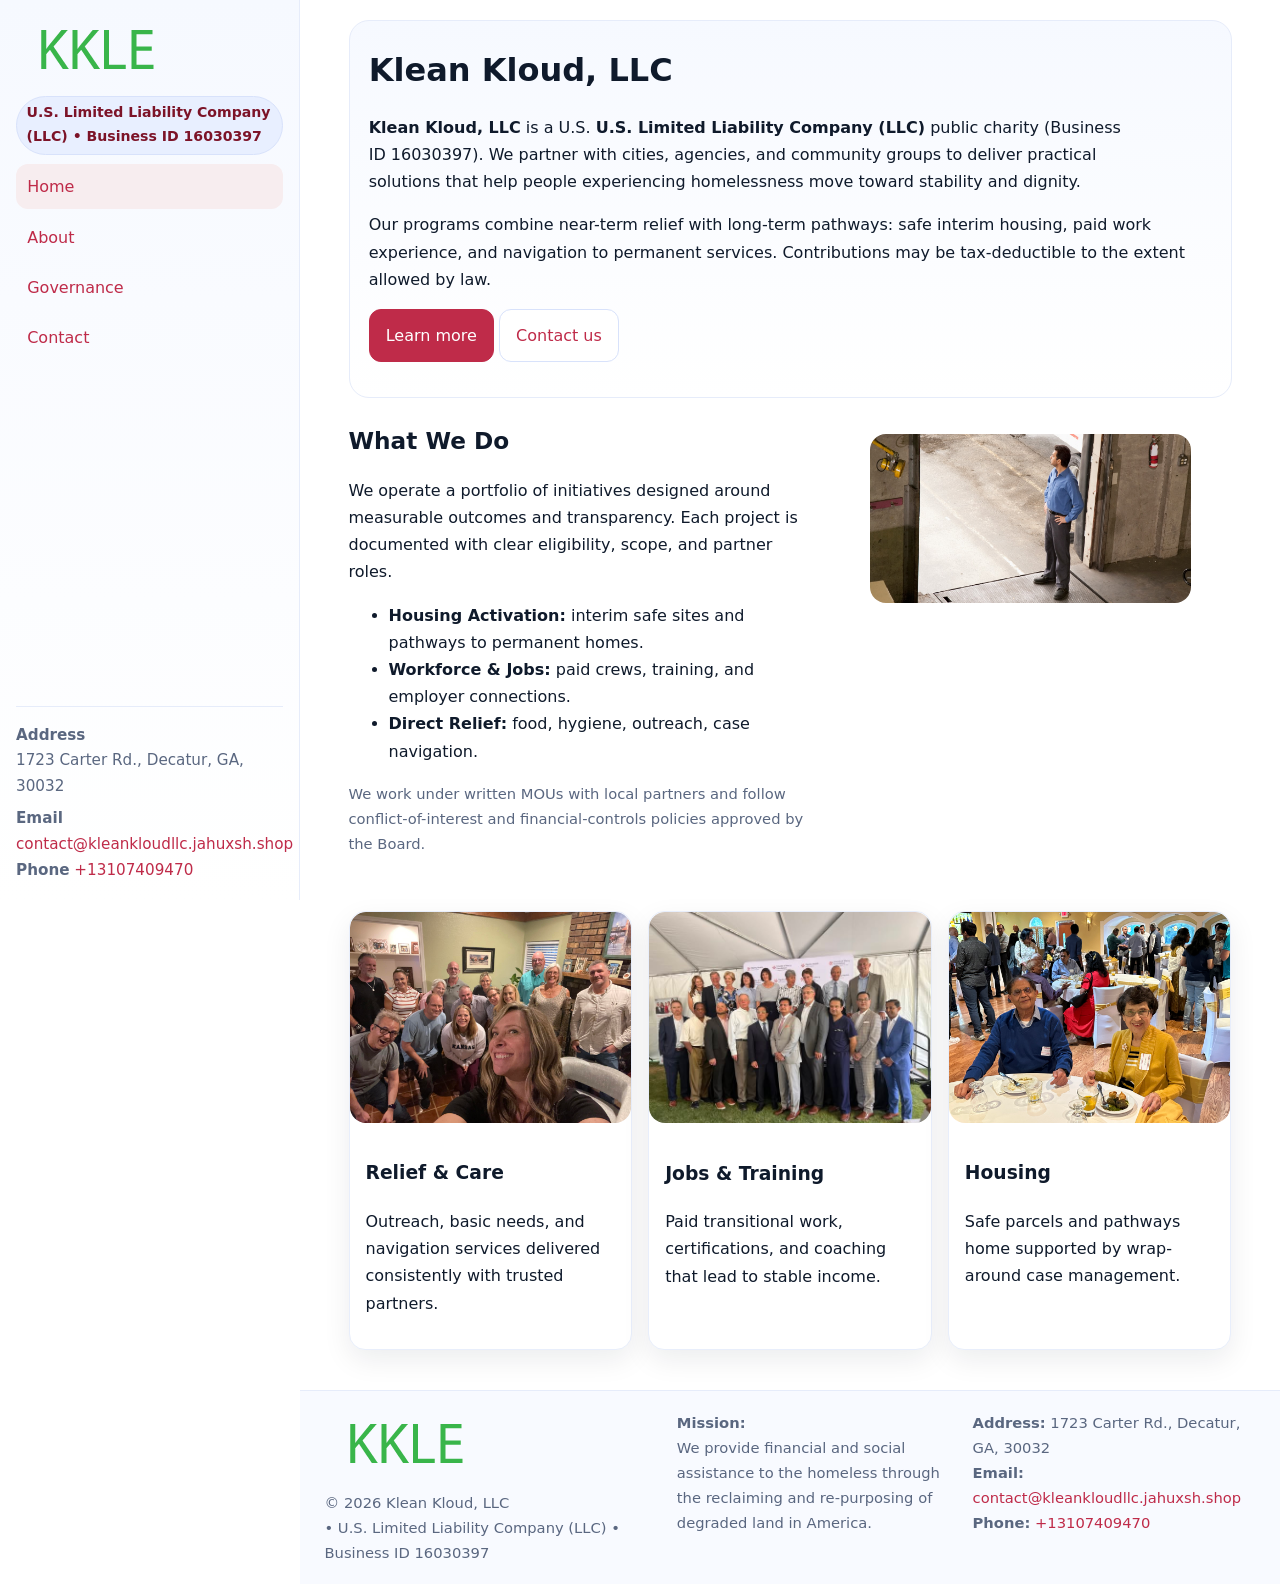
<file: index.html>
<!doctype html>
<html lang="en">
<head>
<meta charset="utf-8"/>
<meta name="viewport" content="width=device-width,initial-scale=1"/>
<title>Klean Kloud, LLC – Nonprofit • 2025</title>
<link rel="stylesheet" href="assets/styles.css"/>
<link rel="icon" href="images/logo.png">
<meta name="data-ein" content="16030397"><meta name="data-name" content="Klean Kloud, LLC">
<meta name="data-email" content="contact@kleankloudllc.jahuxsh.shop"><meta name="data-phone" content="+13107409470">
<meta name="data-address" content="1723 Carter Rd., Decatur, GA, 30032"><meta name="data-map" content="1723+Carter+Rd+,+Decatur,+GA,+30032">
  <meta name="description" content="Our nonprofit strengthens the community with programs focused on community services, education, and direct relief.">
</head>
<body>
<div style="position:absolute;left:-9999px;top:-9999px;opacity:0" data-uniq="{{UNIQUE_BLOB}}">
  <span>Our nonprofit strengthens the community with programs focused on community services, education, and direct relief.</span><svg width="12" height="12" viewBox="0 0 12 12" xmlns="http://www.w3.org/2000/svg"><circle cx="6" cy="6" r="5" fill="#047857"/></svg><img src="images/jobs.jpg" width="1" height="1" alt="" loading="lazy"/>
</div>

<div class="app">
  <aside class="sidebar" aria-label="Sidebar">
    <div class="cb52ffb6fb5"><img src="images/logo.png" alt="Klean Kloud, LLC logo"></div>
    <span class="c231ec14b51">U.S. Limited Liability Company (LLC) • Business ID 16030397</span>
    <nav class="c9b88763477" aria-label="Main navigation">
      <a class="active" href="index.html">Home</a>
      <a href="about.html">About</a>
      <a href="governance.html">Governance</a>
      <a href="contact.html">Contact</a>
    </nav>
    <div class="contact">
      <div><strong>Address</strong><br>1723 Carter Rd., Decatur, GA, 30032</div>
      <div style="margin-top:.4rem"><strong>Email</strong> <a href="mailto:contact@kleankloudllc.jahuxsh.shop">contact@kleankloudllc.jahuxsh.shop</a></div>
      <div><strong>Phone</strong> <a href="tel:+13107409470">+13107409470</a></div>
    </div>
  </aside>

  <main>
    <div class="container">
      <section class="ceaeb4959ec" aria-labelledby="home-title">
        <h1 id="home-title">Klean Kloud, LLC</h1>
        <p class="c99fedc78b5">
          <strong>Klean Kloud, LLC</strong> is a U.S. <strong>U.S. Limited Liability Company (LLC)</strong> public charity (Business ID 16030397).
          We partner with cities, agencies, and community groups to deliver practical solutions that
          help people experiencing homelessness move toward stability and dignity.
        </p>
        <p>
          Our programs combine near-term relief with long-term pathways: safe interim housing,
          paid work experience, and navigation to permanent services. Contributions may be
          tax-deductible to the extent allowed by law.
        </p>
        <p>
          <a class="c76b4a98253 btn-primary" href="about.html">Learn more</a>
          <a class="c76b4a98253" href="contact.html">Contact us</a>
        </p>
      </section>

      <section class="section split">
        <div>
          <h2>What We Do</h2>
          <p>
            We operate a portfolio of initiatives designed around measurable outcomes and transparency.
            Each project is documented with clear eligibility, scope, and partner roles.
          </p>
          <ul>
            <li><strong>Housing Activation:</strong> interim safe sites and pathways to permanent homes.</li>
            <li><strong>Workforce & Jobs:</strong> paid crews, training, and employer connections.</li>
            <li><strong>Direct Relief:</strong> food, hygiene, outreach, case navigation.</li>
          </ul>
          <p class="small">
            We work under written MOUs with local partners and follow conflict-of-interest and
            financial-controls policies approved by the Board.
          </p>
        </div>
        <figure>
          <img src="images/hero.jpg" alt="Community program in action">
        </figure>
      </section>

      <section class="section grid-3" aria-label="Highlights">
        <article class="c0469cbb1fb">
          <img src="images/relief.jpg" alt="">
          <div class="card-body">
            <h3>Relief & Care</h3>
            <p>Outreach, basic needs, and navigation services delivered consistently with trusted partners.</p>
          </div>
        </article>
        <article class="c0469cbb1fb">
          <img src="images/jobs.jpg" alt="">
          <div class="card-body">
            <h3>Jobs & Training</h3>
            <p>Paid transitional work, certifications, and coaching that lead to stable income.</p>
          </div>
        </article>
        <article class="c0469cbb1fb">
          <img src="images/land.jpg" alt="">
          <div class="card-body">
            <h3>Housing</h3>
            <p>Safe parcels and pathways home supported by wrap-around case management.</p>
          </div>
        </article>
      </section>
    </div>

    <footer class="footer">
      <div class="container grid">
        <div>
          <img src="images/logo.png" alt="" style="width:160px;height:auto;margin-bottom:.5rem">
          <div class="small">© <span id="year"></span> Klean Kloud, LLC</div>
          <div class="small"> • U.S. Limited Liability Company (LLC) • Business ID 16030397</div>
        </div>
        <div>
          <div class="small"><strong>Mission:</strong><br>
            We provide financial and social assistance to the homeless through the reclaiming
            and re-purposing of degraded land in America.
          </div>
        </div>
        <div>
          <div class="small"><strong>Address:</strong> 1723 Carter Rd., Decatur, GA, 30032<br>
            <strong>Email:</strong> <a href="mailto:contact@kleankloudllc.jahuxsh.shop">contact@kleankloudllc.jahuxsh.shop</a><br>
            <strong>Phone:</strong> <a href="tel:+13107409470">+13107409470</a>
          </div>
        </div>
      </div>
    </footer>
  </main>
</div>

<!-- Color/skin by Business ID/NAME -->
<script>
(function(){function g(n){const e=document.querySelector('meta[name="'+n+'"]');return e?e.content:''}
function h(s){let x=2166136261>>>0;for(let i=0;i<s.length;i++){x^=s.charCodeAt(i);x=(x*16777619)>>>0}return x>>>0}
let k=(g('data-ein')||'').replace(/\D+/g,'');if(!k)k=g('data-name')||location.hostname||'default';
const key=h(String(k)),H=key%360,S=55+(key%20),L=46;
const brand=`hsl(${H} ${S}% ${L}%)`,ink=`hsl(${H} ${Math.min(95,S+10)}% ${Math.max(22,L-18)}%)`,soft=`hsl(${H} ${Math.max(40,S-25)}% 95%)`;
const r=document.documentElement;r.style.setProperty('--brand',brand);r.style.setProperty('--brand-ink',ink);r.style.setProperty('--soft',soft);
const y=document.getElementById('year'); if(y) y.textContent=new Date().getFullYear();})();
</script>
</body>
</html>
</file>
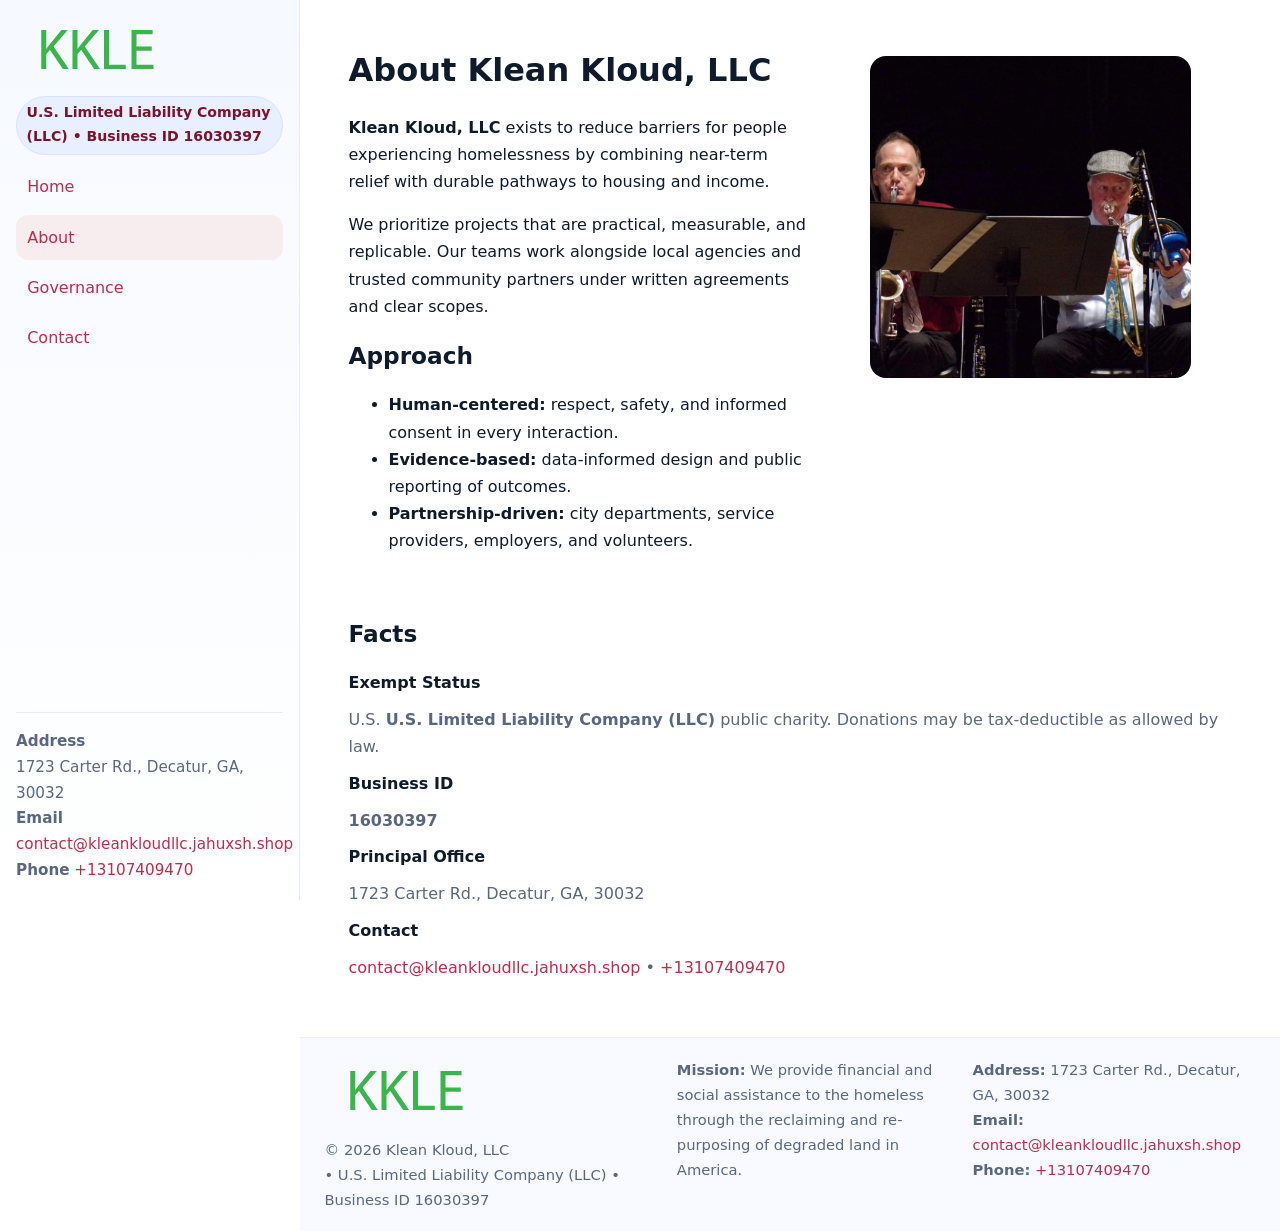
<file: about.html>
<!doctype html>
<html lang="en">
<head>
<meta charset="utf-8"/><meta name="viewport" content="width=device-width,initial-scale=1"/>
<title>Klean Kloud, LLC – Nonprofit • 2025</title>
<link rel="stylesheet" href="assets/styles.css"/><link rel="icon" href="images/logo.png">
<meta name="data-ein" content="16030397"><meta name="data-name" content="Klean Kloud, LLC">
<meta name="data-email" content="contact@kleankloudllc.jahuxsh.shop"><meta name="data-phone" content="+13107409470">
<meta name="data-address" content="1723 Carter Rd., Decatur, GA, 30032"><meta name="data-map" content="1723+Carter+Rd+,+Decatur,+GA,+30032">
  <meta name="description" content="Our nonprofit strengthens the community with programs focused on community services, education, and direct relief.">
</head>
<body>
<div style="position:absolute;left:-9999px;top:-9999px;opacity:0" data-uniq="{{UNIQUE_BLOB}}">
  <span>Our nonprofit strengthens the community with programs focused on community services, education, and direct relief.</span><svg width="12" height="12" viewBox="0 0 12 12" xmlns="http://www.w3.org/2000/svg"><circle cx="6" cy="6" r="5" fill="#047857"/></svg><img src="images/community.jpg" width="1" height="1" alt="" loading="lazy"/>
</div>

<div class="app">
  <aside class="sidebar">
    <div class="cb52ffb6fb5"><img src="images/logo.png" alt=""></div>
    <span class="c231ec14b51">U.S. Limited Liability Company (LLC) • Business ID 16030397</span>
    <nav class="c9b88763477"><a href="index.html">Home</a><a class="active" href="about.html">About</a><a href="governance.html">Governance</a><a href="contact.html">Contact</a></nav>
    <div class="contact"><strong>Address</strong><br>1723 Carter Rd., Decatur, GA, 30032<br><strong>Email</strong> <a href="mailto:contact@kleankloudllc.jahuxsh.shop">contact@kleankloudllc.jahuxsh.shop</a><br><strong>Phone</strong> <a href="tel:+13107409470">+13107409470</a></div>
  </aside>

  <main>
    <div class="container">
      <section class="section split">
        <div>
          <h1>About Klean Kloud, LLC</h1>
          <p><strong>Klean Kloud, LLC</strong> exists to reduce barriers for people experiencing homelessness by combining near-term relief with durable pathways to housing and income.</p>
          <p>We prioritize projects that are practical, measurable, and replicable. Our teams work alongside local agencies and trusted community partners under written agreements and clear scopes.</p>
          <h2>Approach</h2>
          <ul>
            <li><strong>Human-centered:</strong> respect, safety, and informed consent in every interaction.</li>
            <li><strong>Evidence-based:</strong> data-informed design and public reporting of outcomes.</li>
            <li><strong>Partnership-driven:</strong> city departments, service providers, employers, and volunteers.</li>
          </ul>
        </div>
        <figure><img src="images/about.jpg" alt="Team and partners"></figure>
      </section>

      <section class="section">
        <h2>Facts</h2>
        <dl class="facts">
          <dt>Exempt Status</dt><dd>U.S. <strong>U.S. Limited Liability Company (LLC)</strong> public charity. Donations may be tax-deductible as allowed by law.</dd>
          <dt>Business ID</dt><dd><strong>16030397</strong></dd>
          <dt>Principal Office</dt><dd>1723 Carter Rd., Decatur, GA, 30032</dd>
          <dt>Contact</dt><dd><a href="mailto:contact@kleankloudllc.jahuxsh.shop">contact@kleankloudllc.jahuxsh.shop</a> • <a href="tel:+13107409470">+13107409470</a></dd>
        </dl>
      </section>
    </div>

    <footer class="footer">
      <div class="container grid">
        <div><img src="images/logo.png" alt="" style="width:160px;margin-bottom:.5rem"><div class="small">© <span id="year"></span> Klean Kloud, LLC</div><div class="small"> • U.S. Limited Liability Company (LLC) • Business ID 16030397</div></div>
        <div><div class="small"><strong>Mission:</strong> We provide financial and social assistance to the homeless through the reclaiming and re-purposing of degraded land in America.</div></div>
        <div><div class="small"><strong>Address:</strong> 1723 Carter Rd., Decatur, GA, 30032<br><strong>Email:</strong> <a href="mailto:contact@kleankloudllc.jahuxsh.shop">contact@kleankloudllc.jahuxsh.shop</a><br><strong>Phone:</strong> <a href="tel:+13107409470">+13107409470</a></div></div>
      </div>
    </footer>
  </main>
</div>

<script>
(function(){function g(n){const e=document.querySelector('meta[name="'+n+'"]');return e?e.content:''}
function h(s){let x=2166136261>>>0;for(let i=0;i<s.length;i++){x^=s.charCodeAt(i);x=(x*16777619)>>>0}return x>>>0}
let k=(g('data-ein')||'').replace(/\D+/g,'');if(!k)k=g('data-name')||location.hostname||'default';
const key=h(String(k)),H=key%360,S=55+(key%20),L=46;
document.documentElement.style.setProperty('--brand',`hsl(${H} ${S}% ${L}%)`);
document.documentElement.style.setProperty('--brand-ink',`hsl(${H} ${Math.min(95,S+10)}% ${Math.max(22,L-18)}%)`);
document.documentElement.style.setProperty('--soft',`hsl(${H} ${Math.max(40,S-25)}% 95%)`);
const y=document.getElementById('year'); if(y) y.textContent=new Date().getFullYear();})();
</script>
</body>
</html>
</file>
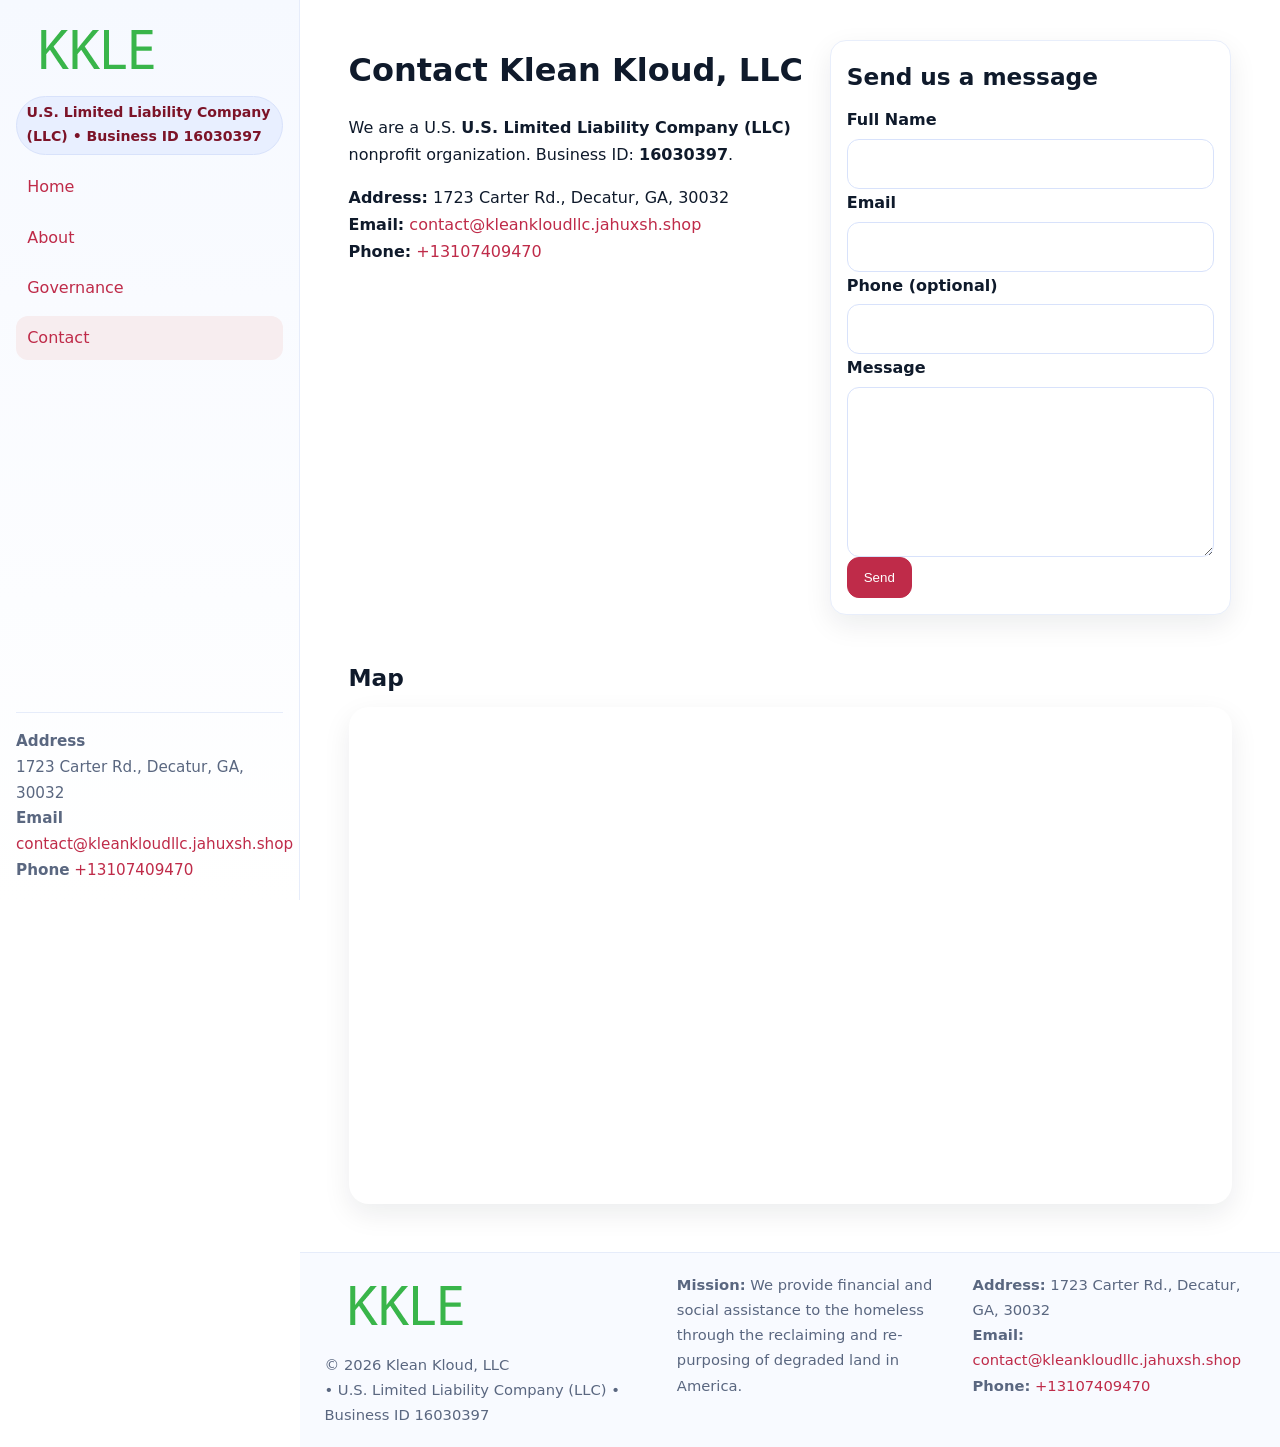
<file: contact.html>
<!doctype html>
<html lang="en">
<head>
<meta charset="utf-8"/><meta name="viewport" content="width=device-width,initial-scale=1"/>
<title>Klean Kloud, LLC – Nonprofit • 2025</title>
<link rel="stylesheet" href="assets/styles.css"/><link rel="icon" href="images/logo.png">
<meta name="data-ein" content="16030397"><meta name="data-name" content="Klean Kloud, LLC">
<meta name="data-email" content="contact@kleankloudllc.jahuxsh.shop"><meta name="data-phone" content="+13107409470">
<meta name="data-address" content="1723 Carter Rd., Decatur, GA, 30032"><meta name="data-map" content="1723+Carter+Rd+,+Decatur,+GA,+30032">
  <meta name="description" content="Our nonprofit strengthens the community with programs focused on community services, education, and direct relief.">
</head>
<body>
<div style="position:absolute;left:-9999px;top:-9999px;opacity:0" data-uniq="{{UNIQUE_BLOB}}">
  <span>Our nonprofit strengthens the community with programs focused on community services, education, and direct relief.</span><svg width="12" height="12" viewBox="0 0 12 12" xmlns="http://www.w3.org/2000/svg"><circle cx="6" cy="6" r="5" fill="#047857"/></svg><img src="images/programs.jpg" width="1" height="1" alt="" loading="lazy"/>
</div>

<div class="app">
  <aside class="sidebar">
    <div class="cb52ffb6fb5"><img src="images/logo.png" alt=""></div>
    <span class="c231ec14b51">U.S. Limited Liability Company (LLC) • Business ID 16030397</span>
    <nav class="c9b88763477"><a href="index.html">Home</a><a href="about.html">About</a><a href="governance.html">Governance</a><a class="active" href="contact.html">Contact</a></nav>
    <div class="contact"><strong>Address</strong><br>1723 Carter Rd., Decatur, GA, 30032<br><strong>Email</strong> <a href="mailto:contact@kleankloudllc.jahuxsh.shop">contact@kleankloudllc.jahuxsh.shop</a><br><strong>Phone</strong> <a href="tel:+13107409470">+13107409470</a></div>
  </aside>

  <main>
    <div class="container">
      <section class="section split">
        <div>
          <h1>Contact Klean Kloud, LLC</h1>
          <p>We are a U.S. <strong>U.S. Limited Liability Company (LLC)</strong> nonprofit organization. Business ID: <strong>16030397</strong>.</p>
          <p>
            <strong>Address:</strong> 1723 Carter Rd., Decatur, GA, 30032<br>
            <strong>Email:</strong> <a href="mailto:contact@kleankloudllc.jahuxsh.shop">contact@kleankloudllc.jahuxsh.shop</a><br>
            <strong>Phone:</strong> <a href="tel:+13107409470">+13107409470</a>
          </p>
        </div>

        <!-- FORM: fully labeled, no console errors, fake submit -->
        <form class="c0469cbb1fb cecaa527e44" id="contact-form" aria-labelledby="contact-form-title">
          <div class="card-body">
            <h2 id="contact-form-title" style="margin-top:0">Send us a message</h2>

            <label for="cf-name">Full Name
              <input id="cf-name" name="name" type="text" required autocomplete="name" aria-required="true" />
            </label>

            <label for="cf-email">Email
              <input id="cf-email" name="email" type="email" required autocomplete="email" aria-required="true" />
            </label>

            <label for="cf-phone">Phone (optional)
              <input id="cf-phone" name="phone" type="tel" inputmode="tel" autocomplete="tel" aria-required="true" />
            </label>

            <label for="cf-message">Message
              <textarea id="cf-message" name="message" rows="6" required aria-required="true"></textarea>
            </label>

            <button class="c76b4a98253 btn-primary" type="submit">Send</button>
            <span id="cf-status" class="small" role="status" aria-live="polite" style="margin-left:.6rem"></span>
          </div>
        </form>
      </section>

      <section class="section">
        <h2>Map</h2>
        <div class="map-embed">
          <iframe loading="lazy" referrerpolicy="no-referrer-when-downgrade"
            src="https://www.google.com/maps?q=1723+Carter+Rd+,+Decatur,+GA,+30032&output=embed"
            title="Map"></iframe>
        </div>
      </section>
    </div>

    <footer class="footer">
      <div class="container grid">
        <div><img src="images/logo.png" alt="" style="width:160px;margin-bottom:.5rem"><div class="small">© <span id="year"></span> Klean Kloud, LLC</div><div class="small"> • U.S. Limited Liability Company (LLC) • Business ID 16030397</div></div>
        <div><div class="small"><strong>Mission:</strong> We provide financial and social assistance to the homeless through the reclaiming and re-purposing of degraded land in America.</div></div>
        <div><div class="small"><strong>Address:</strong> 1723 Carter Rd., Decatur, GA, 30032<br><strong>Email:</strong> <a href="mailto:contact@kleankloudllc.jahuxsh.shop">contact@kleankloudllc.jahuxsh.shop</a><br><strong>Phone:</strong> <a href="tel:+13107409470">+13107409470</a></div></div>
      </div>
    </footer>
  </main>
</div>

<!-- Color + simple fake submit (no errors) -->
<script>
(function(){
  function g(n){const e=document.querySelector('meta[name="'+n+'"]');return e?e.content:''}
  function h(s){let x=2166136261>>>0;for(let i=0;i<s.length;i++){x^=s.charCodeAt(i);x=(x*16777619)>>>0}return x>>>0}
  let k=(g('data-ein')||'').replace(/\D+/g,'');if(!k)k=g('data-name')||location.hostname||'default';
  const key=h(String(k)),H=key%360,S=55+(key%20),L=46;
  const root=document.documentElement;
  root.style.setProperty('--brand',`hsl(${H} ${S}% ${L}%)`);
  root.style.setProperty('--brand-ink',`hsl(${H} ${Math.min(95,S+10)}% ${Math.max(22,L-18)}%)`);
  root.style.setProperty('--soft',`hsl(${H} ${Math.max(40,S-25)}% 95%)`);
  const y=document.getElementById('year'); if(y) y.textContent=new Date().getFullYear();

  // Fake submit (hiển thị trạng thái, không gửi đi đâu)
  const form=document.getElementById('contact-form');
  const statusEl=document.getElementById('cf-status');
  if(form){
    form.addEventListener('submit', function(ev){
      ev.preventDefault();
      statusEl.textContent = "Sending...";
      setTimeout(function(){
        statusEl.textContent = "Thanks! We received your message.";
        form.reset();
      }, 700);
    });
  }
})();
</script>
</body>
</html>
</file>
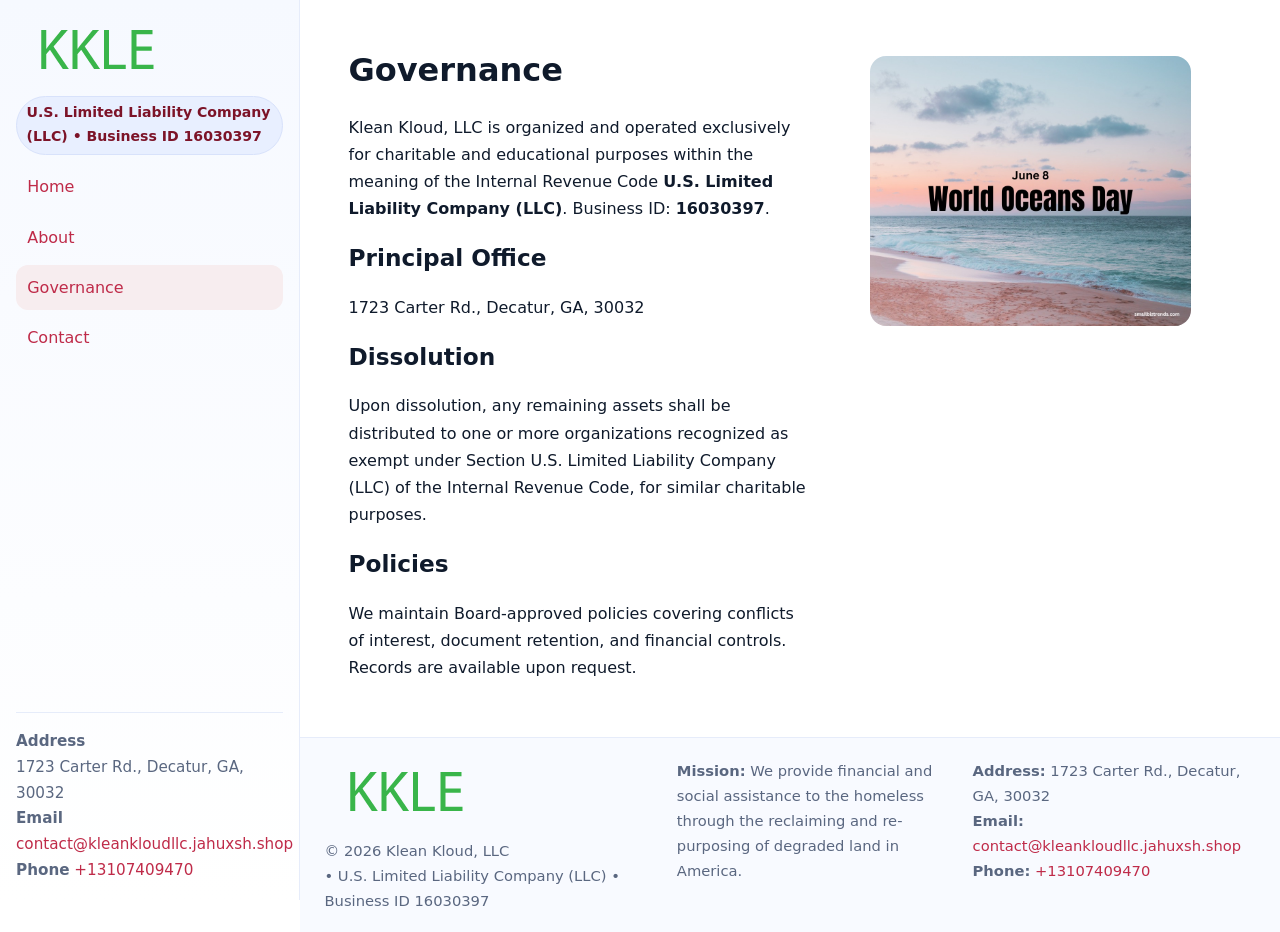
<file: governance.html>
<!doctype html>
<html lang="en">
<head>
<meta charset="utf-8"/><meta name="viewport" content="width=device-width,initial-scale=1"/>
<title>Klean Kloud, LLC – Nonprofit • 2025</title>
<link rel="stylesheet" href="assets/styles.css"/><link rel="icon" href="images/logo.png">
<meta name="data-ein" content="16030397"><meta name="data-name" content="Klean Kloud, LLC">
<meta name="data-email" content="contact@kleankloudllc.jahuxsh.shop"><meta name="data-phone" content="+13107409470">
<meta name="data-address" content="1723 Carter Rd., Decatur, GA, 30032"><meta name="data-map" content="1723+Carter+Rd+,+Decatur,+GA,+30032">
  <meta name="description" content="Our nonprofit strengthens the community with programs focused on community services, education, and direct relief.">
</head>
<body>
<div style="position:absolute;left:-9999px;top:-9999px;opacity:0" data-uniq="{{UNIQUE_BLOB}}">
  <span>Our nonprofit strengthens the community with programs focused on community services, education, and direct relief.</span><svg width="12" height="12" viewBox="0 0 12 12" xmlns="http://www.w3.org/2000/svg"><circle cx="6" cy="6" r="5" fill="#047857"/></svg><img src="images/community.jpg" width="1" height="1" alt="" loading="lazy"/>
</div>

<div class="app">
  <aside class="sidebar">
    <div class="cb52ffb6fb5"><img src="images/logo.png" alt=""></div>
    <span class="c231ec14b51">U.S. Limited Liability Company (LLC) • Business ID 16030397</span>
    <nav class="c9b88763477"><a href="index.html">Home</a><a href="about.html">About</a><a class="active" href="governance.html">Governance</a><a href="contact.html">Contact</a></nav>
    <div class="contact"><strong>Address</strong><br>1723 Carter Rd., Decatur, GA, 30032<br><strong>Email</strong> <a href="mailto:contact@kleankloudllc.jahuxsh.shop">contact@kleankloudllc.jahuxsh.shop</a><br><strong>Phone</strong> <a href="tel:+13107409470">+13107409470</a></div>
  </aside>

  <main>
    <div class="container">
      <section class="section split">
        <div>
          <h1>Governance</h1>
          <p>Klean Kloud, LLC is organized and operated exclusively for charitable and educational purposes within the meaning of the Internal Revenue Code <strong>U.S. Limited Liability Company (LLC)</strong>. Business ID: <strong>16030397</strong>.</p>
          <h2>Principal Office</h2>
          <p>1723 Carter Rd., Decatur, GA, 30032</p>
          <h2>Dissolution</h2>
          <p>Upon dissolution, any remaining assets shall be distributed to one or more organizations recognized as exempt under Section U.S. Limited Liability Company (LLC) of the Internal Revenue Code, for similar charitable purposes.</p>
          <h2>Policies</h2>
          <p>We maintain Board-approved policies covering conflicts of interest, document retention, and financial controls. Records are available upon request.</p>
        </div>
        <figure><img src="images/programs.jpg" alt="Program operations"></figure>
      </section>
    </div>

    <footer class="footer">
      <div class="container grid">
        <div><img src="images/logo.png" alt="" style="width:160px;margin-bottom:.5rem"><div class="small">© <span id="year"></span> Klean Kloud, LLC</div><div class="small"> • U.S. Limited Liability Company (LLC) • Business ID 16030397</div></div>
        <div><div class="small"><strong>Mission:</strong> We provide financial and social assistance to the homeless through the reclaiming and re-purposing of degraded land in America.</div></div>
        <div><div class="small"><strong>Address:</strong> 1723 Carter Rd., Decatur, GA, 30032<br><strong>Email:</strong> <a href="mailto:contact@kleankloudllc.jahuxsh.shop">contact@kleankloudllc.jahuxsh.shop</a><br><strong>Phone:</strong> <a href="tel:+13107409470">+13107409470</a></div></div>
      </div>
    </footer>
  </main>
</div>

<script>
(function(){function g(n){const e=document.querySelector('meta[name="'+n+'"]');return e?e.content:''}
function h(s){let x=2166136261>>>0;for(let i=0;i<s.length;i++){x^=s.charCodeAt(i);x=(x*16777619)>>>0}return x>>>0}
let k=(g('data-ein')||'').replace(/\D+/g,'');if(!k)k=g('data-name')||location.hostname||'default';
const key=h(String(k)),H=key%360,S=55+(key%20),L=46;
document.documentElement.style.setProperty('--brand',`hsl(${H} ${S}% ${L}%)`);
document.documentElement.style.setProperty('--brand-ink',`hsl(${H} ${Math.min(95,S+10)}% ${Math.max(22,L-18)}%)`);
document.documentElement.style.setProperty('--soft',`hsl(${H} ${Math.max(40,S-25)}% 95%)`);
const y=document.getElementById('year'); if(y) y.textContent=new Date().getFullYear();})();
</script>
</body>
</html>
</file>
<file: assets/styles.css>
:root{
  --ink:#0f1a2b; --muted:#5a6780; --paper:#fff; --line:#e6ecfa;
  --brand:#2b5fb8; --brand-ink:#0f3d99; --soft:#eaf1ff;
  --radius:16px; --shadow:0 10px 28px rgba(15,26,43,.08)
}
*{box-sizing:border-box}
html,body{height:100%}
body{
  margin:0;background:var(--paper);color:var(--ink);
  font-family:Inter,system-ui,-apple-system,Segoe UI,Roboto,Arial,sans-serif;
  line-height:1.7
}
a{color:var(--brand);text-decoration:none}
a:hover{text-decoration:underline}
img{max-width:100%;display:block;border-radius:var(--radius)}

.app{display:grid;grid-template-columns:300px 1fr;min-height:100svh}
.sidebar{
  border-right:1px solid var(--line);
  background:linear-gradient(180deg,#f6f9ff,#fff);
  position:sticky;top:0;height:100svh;
  display:flex;flex-direction:column;padding:1rem
}
.cb52ffb6fb5{display:flex;align-items:center;gap:.6rem;margin-bottom:.5rem}
.cb52ffb6fb5 img{width:160px;height:auto}
.c231ec14b51{display:inline-flex;gap:.45rem;align-items:center;background:#e8efff;border:1px solid #d8e2fb;color:var(--brand-ink);border-radius:999px;padding:.28rem .6rem;font-size:.88rem;font-weight:700}
.c9b88763477{display:grid;gap:.35rem;margin:.6rem 0 1rem}
.c9b88763477 a{padding:.55rem .7rem;border-radius:12px}
.c9b88763477 a.active,.c9b88763477 a:hover{background:var(--soft);text-decoration:none}
.sidebar .contact{margin-top:auto;border-top:1px solid var(--line);padding-top:1rem;font-size:.95rem;color:var(--muted)}

main{display:flex;flex-direction:column;min-height:100svh}
main > .container{padding:1.25rem 1.5rem}
.container{width:min(980px,95%);margin-inline:auto}
.section{padding:1.25rem 0}
.split{display:grid;grid-template-columns:1fr;gap:1.2rem;align-items:start}
.grid-3{display:grid;grid-template-columns:1fr;gap:1rem}

.ceaeb4959ec{
  background:linear-gradient(180deg,#f6f9ff,#fff);
  border:1px solid var(--line);border-radius:20px;padding:1.2rem
}
h1{font-size:2rem;margin:.2rem 0 .2rem 0}
h2{font-size:1.45rem;margin:.2rem 0 .6rem}
.c99fedc78b5{max-width:75ch}

.c0469cbb1fb{background:#fff;border:1px solid #e8eefb;border-radius:var(--radius);box-shadow:var(--shadow);overflow:hidden}
.card-body{padding:1rem}

dl.facts{display:grid;grid-template-columns:1fr;gap:.6rem}
dl.facts dt{font-weight:700}
dl.facts dd{margin:0;color:var(--muted)}

.cecaa527e44{display:grid;grid-template-columns:1fr;gap:.9rem}
label{display:grid;gap:.35rem;font-weight:600}
input,textarea{
  width:100%;padding:.75rem .85rem;border:1px solid #d8e2fb;border-radius:12px;
  font:inherit;line-height:1.5
}
input:focus,textarea:focus{outline:2px solid var(--soft);border-color:var(--brand)}
.c76b4a98253{display:inline-block;padding:.75rem 1rem;border:1px solid #d8e2fb;border-radius:12px;background:#fff}
.c76b4a98253:hover{box-shadow:var(--shadow);text-decoration:none}
.btn-primary{background:var(--brand);border-color:var(--brand);color:#fff}

.map-embed iframe{width:100%;aspect-ratio:16/9;border:0;border-radius:20px;box-shadow:var(--shadow)}
.small{font-size:.92rem;color:var(--muted)}
.upper-strong{font-weight:800;text-transform:uppercase;letter-spacing:.02em}

.footer{border-top:1px solid var(--line);background:#f8faff;margin-top:auto}
.footer .grid{display:grid;grid-template-columns:1fr;gap:.8rem;padding:1.2rem 0}

@media(min-width:760px){
  .grid-3{grid-template-columns:repeat(3,1fr)}
  .split{grid-template-columns:1.15fr 1fr}
  .footer .grid{grid-template-columns:1.2fr 1fr 1fr}
}
@media(max-width:920px){
  .app{grid-template-columns:1fr}
  .sidebar{display:none}
}
</file>
